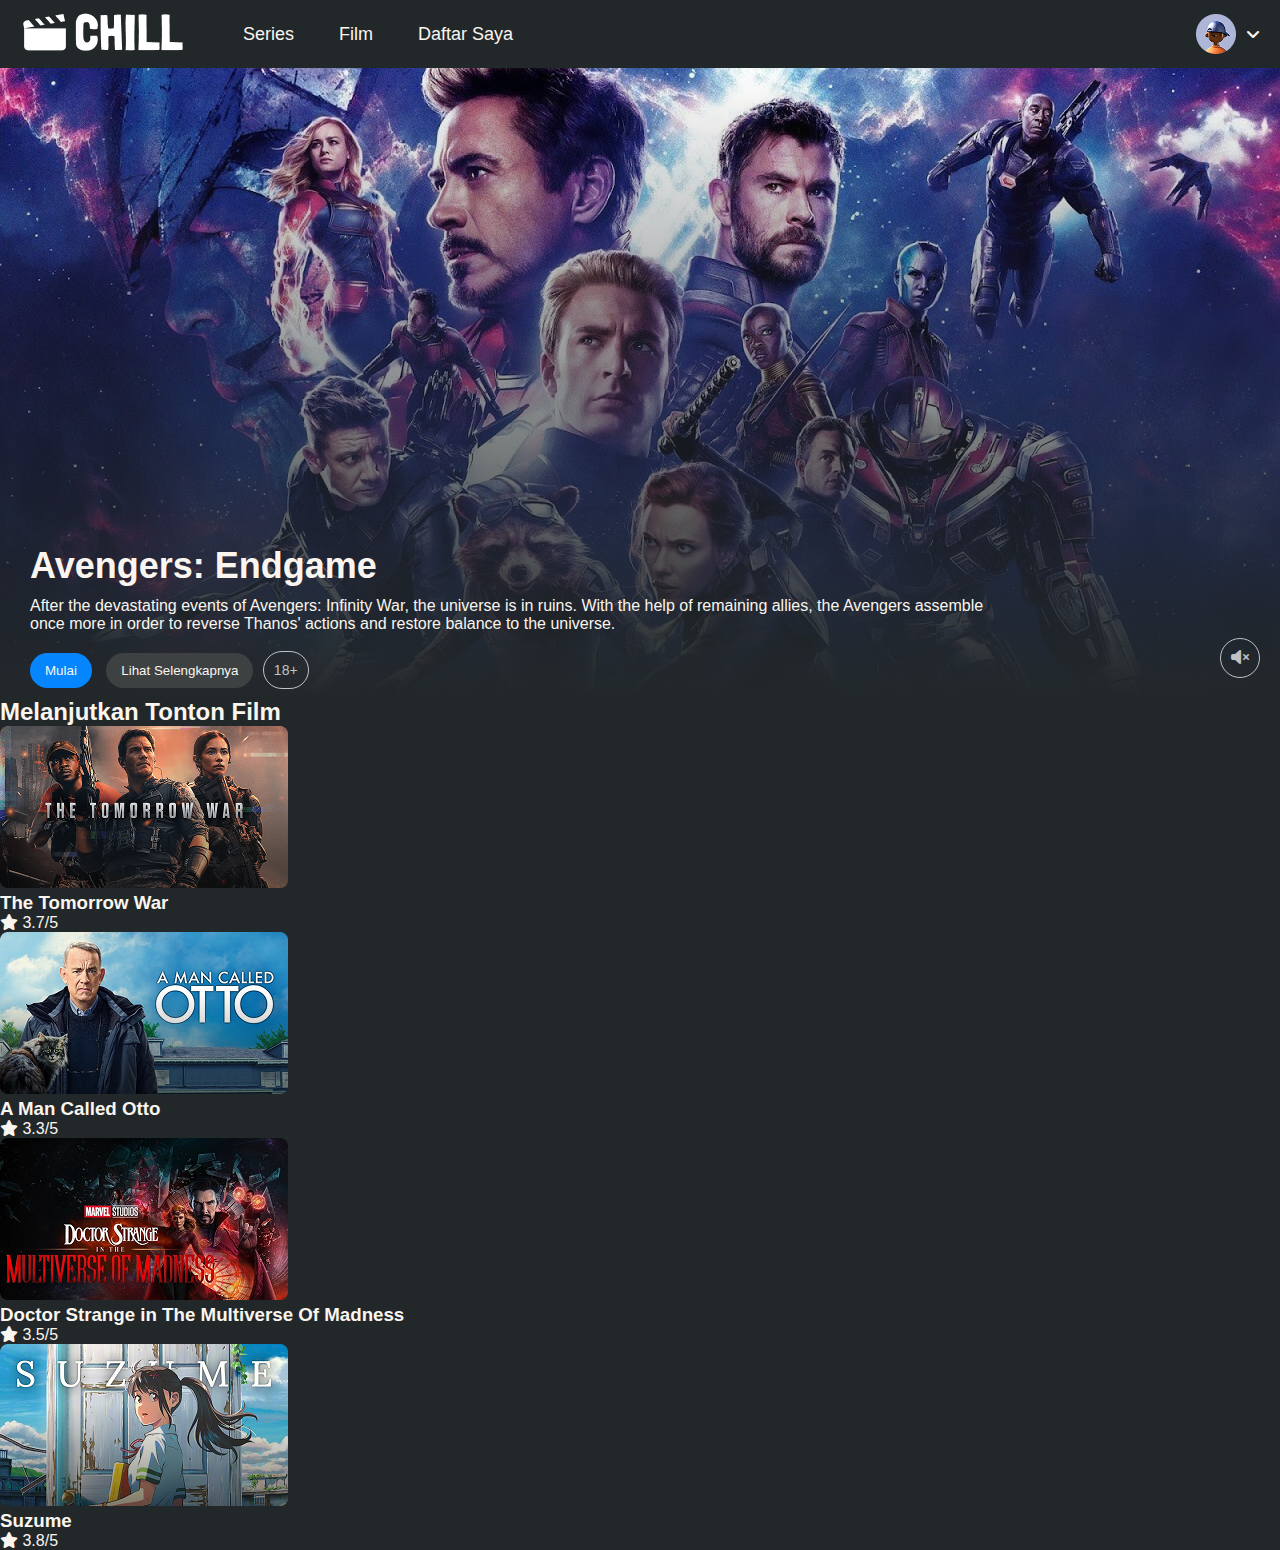
<file: index.html>
<!DOCTYPE html>
<html lang="en">
<head>
    <meta charset="UTF-8">
    <meta name="viewport" content="width=device-width, initial-scale=1.0">
    <link rel="stylesheet" href="/Styles/index.css">
    <link rel="stylesheet" href="https://cdnjs.cloudflare.com/ajax/libs/font-awesome/6.4.0/css/all.min.css">
    <title>Beranda Chill</title>
</head>
<body>
    <header>
        <div class="header-logo">
            <a href="index.html" class="logo"><img src="Resources/chillLogo.png" alt="Logo Chill"></a>
            <a href="index.html" class="logo-mobile"><img src="Resources/chillLogoMobile.png" alt="Logo Chill Mobile"></a>
        </div>
        <div class="header-container">
            <div class="header-nav">
                <a href="#series">Series</a>
                <a href="#film">Film</a>
                <a href="#daftar-saya">Daftar Saya</a>
            </div>
        </div>
        <div class="header-profile">
            <a href="" class="profile-dropdown">
                <img src="/Resources/profileIcon.png" alt="Profile Icon">
                <i class="fas fa-angle-down"></i>
            </a>
        </div>
    </header>
    <main>
        <div class="hero-section">
            <img src="Resources/heroImage.jpg" alt="Hero Background" class="hero-image">
            <div class="hero-content">
                <h1 class="hero-title">Avengers: Endgame</h1>
                <p class="hero-description">After the devastating events of Avengers: Infinity War, the universe is in ruins. With the help of remaining allies, the Avengers assemble once more in order to reverse Thanos' actions and restore balance to the universe.</p>
            </div>
            <div class="button-container">
                <a href="#" class="button-mulai"><button>Mulai</button></a>
                <a href="#" class="button-selengkapnya"><button>Lihat Selengkapnya</button></a>
                <span class="age-rating">18+</span>
            </div>
            <span class="button-mute"><i class="fas fa-volume-mute" style="color: #C1C2C4;"></i></span>
        </div>
        <div class="main-content">
            <h2 class="lanjut-nonton">Melanjutkan Tonton Film</h2>
            <div class="film-row">
                <div class="film-card">
                    <img src="/Resources/Film Poster/poster1.png" alt="Film Poster">
                    <div class="film-info">
                        <h3 class="film-title">The Tomorrow War</h3>
                        <p class="rating"><span class="fa fa-star checked"></span> 3.7/5</p>
                    </div>
                </div>
                <div class="film-card">
                    <img src="/Resources/Film Poster/poster2.png" alt="Film Poster">
                    <div class="film-info">
                        <h3 class="film-title">A Man Called Otto</h3>
                        <p class="rating"><span class="fa fa-star checked"></span> 3.3/5</p>
                    </div>
                </div>
                <div class="film-card">
                    <img src="/Resources/Film Poster/poster3.png" alt="Film Poster">
                    <div class="film-info">
                        <h3 class="film-title">Doctor Strange in The Multiverse Of Madness</h3>
                        <p class="rating"><span class="fa fa-star checked"></span> 3.5/5</p>
                    </div>
                </div>
                <div class="film-card">
                    <img src="/Resources/Film Poster/poster4.png" alt="Film Poster">
                    <div class="film-info">
                        <h3 class="film-title">Suzume</h3>
                        <p class="rating"><span class="fa fa-star checked"></span> 3.8/5</p>
                    </div>
                </div>
            </div>
        </div>
    </main>
</body>
</html>
</file>
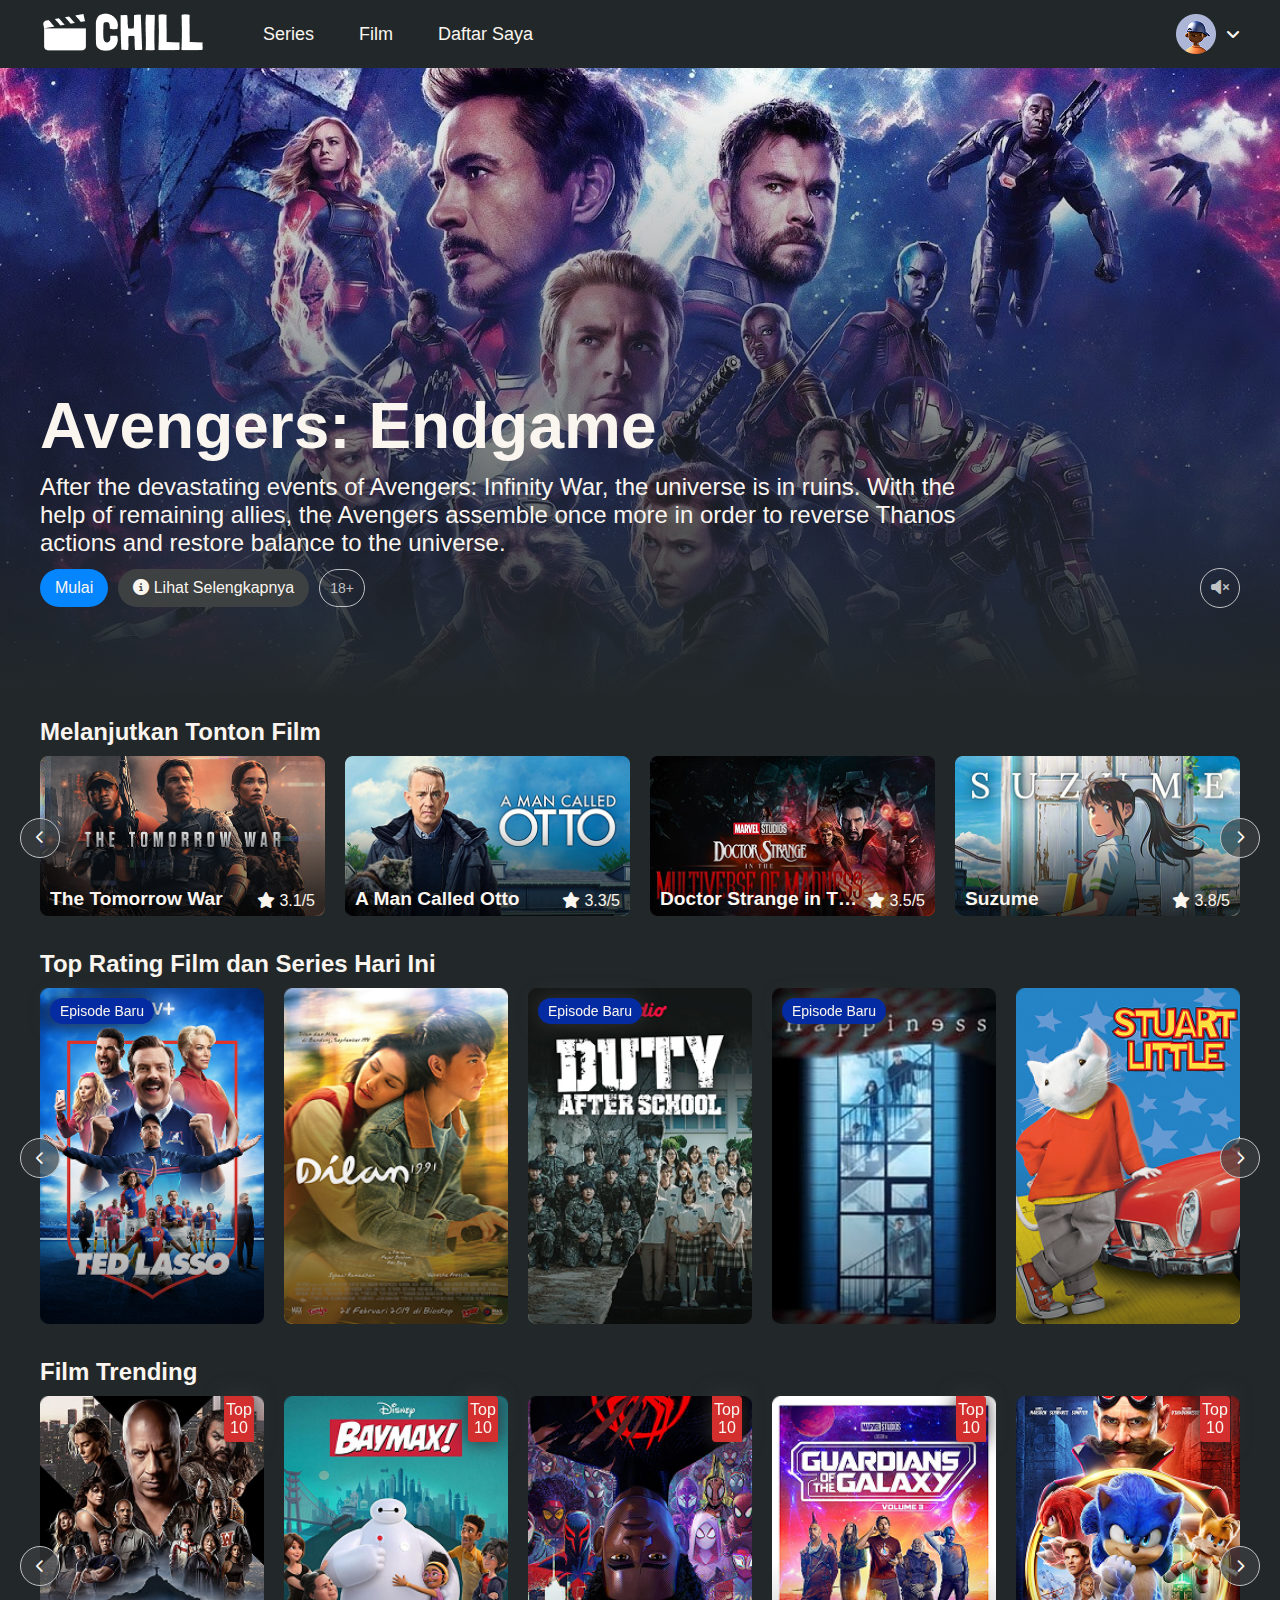
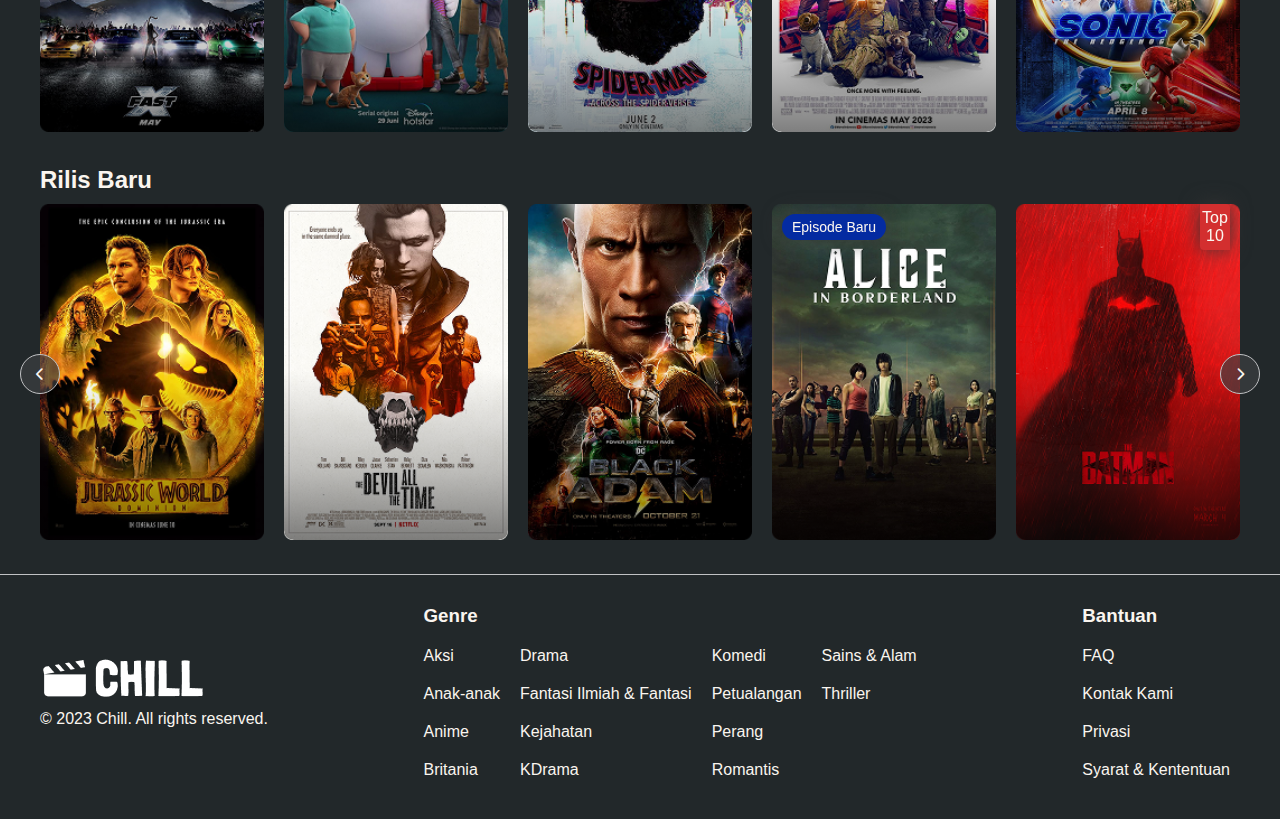
<file: Beranda.html>
<!DOCTYPE html>
<html lang="en">
<head>
    <meta charset="UTF-8">
    <meta name="viewport" content="width=device-width, initial-scale=1.0">
    <link rel="stylesheet" href="/Styles/Beranda.css">
    <link rel="stylesheet" href="https://cdnjs.cloudflare.com/ajax/libs/font-awesome/6.4.0/css/all.min.css">
    <title>Beranda Chill</title>
</head>
<body>
    <header>
        <div class="header-logo">
            <a href="index.html" class="logo"><img src="Resources/chillLogo.png" alt="Logo Chill"></a>
            <a href="index.html" class="logo-mobile"><img src="Resources/chillLogoMobile.png" alt="Logo Chill Mobile"></a>
        </div>
        <div class="header-container">
            <div class="header-nav">
                <a href="#series">Series</a>
                <a href="#film">Film</a>
                <a href="#daftar-saya">Daftar Saya</a>
            </div>
        </div>
        <div class="header-profile">
            <div class="dropdown">
                <span class="profile-dropdown">
                    <img src="/Resources/profileIcon.png" alt="Profile Icon">
                    <i class="fas fa-angle-down"></i>
                </span>
                <div class="dropdown-content">
                    <div class="content-item">
                        <a href="#Profil"><span><i class="fa-solid fa-user"></i>Profil Saya</span></a>
                    </div>
                    <div class="content-item">
                        <a href="#Premium"><span><i class="fa fa-star checked"></i>Ubah Premium</span></a>
                    </div>
                    <div class="content-item">
                        <a href="/Login.html"><span><i class="fa-solid fa-right-from-bracket"></i>Keluar</span></a>
                    </div>
                  </div>
                </div>
            </div>
        </div>
    </header>
    <main>
        <div class="hero-section">
            <img src="Resources/heroImage.jpg" alt="Hero Background" class="hero-image">
            <div class="hero-content">
                <h1 class="hero-title">Avengers: Endgame</h1>
                <p class="hero-description">After the devastating events of Avengers: Infinity War, the universe is in ruins. With the help of remaining allies, the Avengers assemble once more in order to reverse Thanos actions and restore balance to the universe.</p>
            </div>
            <div class="button-container">
                <a href="#" class="button-mulai"><button>Mulai</button></a>
                <a href="#" class="button-selengkapnya"><button><i class="fa-solid fa-circle-info"></i> Lihat Selengkapnya</button></a>
                <span class="age-rating">18+</span>
                <span class="button-mute"><i class="fas fa-volume-mute" style="color: #C1C2C4;"></i></span>
            </div>
        </div>
        <div class="main-section">
            <div class="lanjut-nonton">
                <h2 class="lanjut-title">Melanjutkan Tonton Film</h2>
                <div class="film-row">
                    <button class="prev-button"><i class="fa-solid fa-chevron-left"></i></button>
                    <div class="film-card">
                        <img src="/Resources/Film Poster/poster1.png" alt="Film Poster">
                        <div class="film-info">
                            <h3 class="film-title">The Tomorrow War</h3>
                            <p class="rating"><span class="fa fa-star checked"></span> 3.1/5</p>
                        </div>
                    </div>
                    <div class="film-card">
                        <img src="/Resources/Film Poster/poster2.png" alt="Film Poster">
                        <div class="film-info">
                            <h3 class="film-title">A Man Called Otto</h3>
                            <p class="rating"><span class="fa fa-star checked"></span> 3.3/5</p>
                        </div>
                    </div>
                    <div class="film-card">
                        <img src="/Resources/Film Poster/poster3.png" alt="Film Poster">
                        <div class="film-info">
                            <h3 class="film-title">Doctor Strange in The Multiverse Of Madness</h3>
                            <p class="rating"><span class="fa fa-star checked"></span> 3.5/5</p>
                        </div>
                    </div>
                    <div class="film-card">
                        <img src="/Resources/Film Poster/poster4.png" alt="Film Poster">
                        <div class="film-info">
                            <h3 class="film-title">Suzume</h3>
                            <p class="rating"><span class="fa fa-star checked"></span> 3.8/5</p>
                        </div>
                    </div>
                    <button class="next-button"><i class="fa-solid fa-chevron-right"></i></button>
                </div>
            </div>
            <div class="film-terbaru">
                <h2>Top Rating Film dan Series Hari Ini</h2>
                <div class="film-row">
                    <button class="prev-button"><i class="fa-solid fa-chevron-left"></i></button>
                    <div class="film-card">
                        <img src="/Resources/Film Poster/poster5.png" alt="Film Poster">
                        <div class="film-info">
                            <span class="episode-baru">Episode Baru</span>
                        </div>
                    </div>
                    <div class="film-card">
                        <img src="/Resources/Film Poster/poster6.png" alt="Film Poster">
                        <div class="film-info">
                        </div>
                    </div>
                    <div class="film-card">
                        <img src="/Resources/Film Poster/poster7.png" alt="Film Poster">
                        <div class="film-info">
                            <span class="episode-baru">Episode Baru</span>
                        </div>
                    </div>
                    <div class="film-card">
                        <img src="/Resources/Film Poster/poster8.png" alt="Film Poster">
                        <div class="film-info">
                            <span class="episode-baru">Episode Baru</span>
                        </div>
                    </div>
                    <div class="film-card">
                        <img src="/Resources/Film Poster/poster9.png" alt="Film Poster">
                        <div class="film-info">
                        </div>
                    </div>
                    <button class="next-button"><i class="fa-solid fa-chevron-right"></i></button>
                </div>
            </div>
            <div class="film-trending">
                <h2>Film Trending</h2>
                <div class="film-row">
                    <button class="prev-button"><i class="fa-solid fa-chevron-left"></i></button>
                    <div class="film-card">
                        <img src="/Resources/Film Poster/poster10.png" alt="Film Poster">
                        <div class="film-info">
                            <span class="top-10">Top 10</span>
                        </div>
                    </div>
                    <div class="film-card">
                        <img src="/Resources/Film Poster/poster11.png" alt="Film Poster">
                        <div class="film-info">
                            <span class="top-10">Top 10</span>
                        </div>
                    </div>
                    <div class="film-card">
                        <img src="/Resources/Film Poster/poster12.png" alt="Film Poster">
                        <div class="film-info">
                            <span class="top-10">Top 10</span>
                        </div>
                    </div>
                    <div class="film-card">
                        <img src="/Resources/Film Poster/poster13.png" alt="Film Poster">
                        <div class="film-info">
                            <span class="top-10">Top 10</span>
                        </div>
                    </div>
                    <div class="film-card">
                        <img src="/Resources/Film Poster/poster14.png" alt="Film Poster">
                        <div class="film-info">
                            <span class="top-10">Top 10</span>
                        </div>
                    </div>
                    <button class="next-button"><i class="fa-solid fa-chevron-right"></i></button>
                </div>
            </div>
            <div class="rilis-baru">
                <h2>Rilis Baru</h2>
                <div class="film-row">
                    <button class="prev-button"><i class="fa-solid fa-chevron-left"></i></button>
                    <div class="film-card">
                        <img src="/Resources/Film Poster/poster15.png" alt="Film Poster">
                        <div class="film-info">
                        </div>
                    </div>
                    <div class="film-card">
                        <img src="/Resources/Film Poster/poster16.png" alt="Film Poster">
                        <div class="film-info">
                        </div>
                    </div>
                    <div class="film-card">
                        <img src="/Resources/Film Poster/poster17.png" alt="Film Poster">
                        <div class="film-info">
                        </div>
                    </div>
                    <div class="film-card">
                        <img src="/Resources/Film Poster/poster18.png" alt="Film Poster">
                        <div class="film-info">
                            <span class="episode-baru">Episode Baru</span>
                        </div>
                    </div>
                    <div class="film-card">
                        <img src="/Resources/Film Poster/poster19.png" alt="Film Poster">
                        <div class="film-info">
                            <span class="top-10">Top 10</span>
                        </div>
                    </div>
                    <button class="next-button"><i class="fa-solid fa-chevron-right"></i></button>
                </div>
            </div>
        </div> 
    </main>
    <footer>
        <div class="footer-container">
            <div class="footer-logo">
                <img src="/Resources/chillLogo.png" alt="Logo Chill">
                <p>&copy; 2023 Chill. All rights reserved.</p>
            </div>
            <div class="movies-categories">
                <h3>Genre</h3>
                <ul class="categories-content">
                    <li><a href="#Aksi">Aksi</a></li>
                    <li><a href="#Anak-anak">Anak-anak</a></li>
                    <li><a href="#Anime">Anime</a></li>
                    <li><a href="#Britania">Britania</a></li>
                    <li><a href="#Drama">Drama</a></li>  
                    <li><a href="#Fantasi">Fantasi Ilmiah & Fantasi</a></li>
                    <li><a href="#Kejahatan">Kejahatan</a></li>
                    <li><a href="#Kdrama">KDrama</a></li>
                    <li><a href="#Komedi">Komedi</a></li>
                    <li><a href="#Petualangan">Petualangan</a></li>
                    <li><a href="#Perang">Perang</a></li>
                    <li><a href="#Romantis">Romantis</a></li>
                    <li><a href="#SainsNAlam">Sains & Alam</a></li>
                    <li><a href="#Thriller">Thriller</a></li>
                </ul>
                <button class="genre-button"><i class="fa-solid fa-chevron-right"></i></button>
            </div>
            <div class="bantuan">
                <h3>Bantuan</h3>
                <ul class="bantuan-content">
                    <li><a href="#FAQ"></a>FAQ</li>
                    <li><a href="#Kontak-Kami"></a>Kontak Kami</li>
                    <li><a href="#Privasi"></a>Privasi</li>
                    <li><a href="#SNK"></a>Syarat & Kententuan</li>
                </ul>
                <button class="bantuan-button"><i class="fa-solid fa-chevron-right"></i></button>
            </div>
        </div>
    </footer>
</body>
</html>
</file>
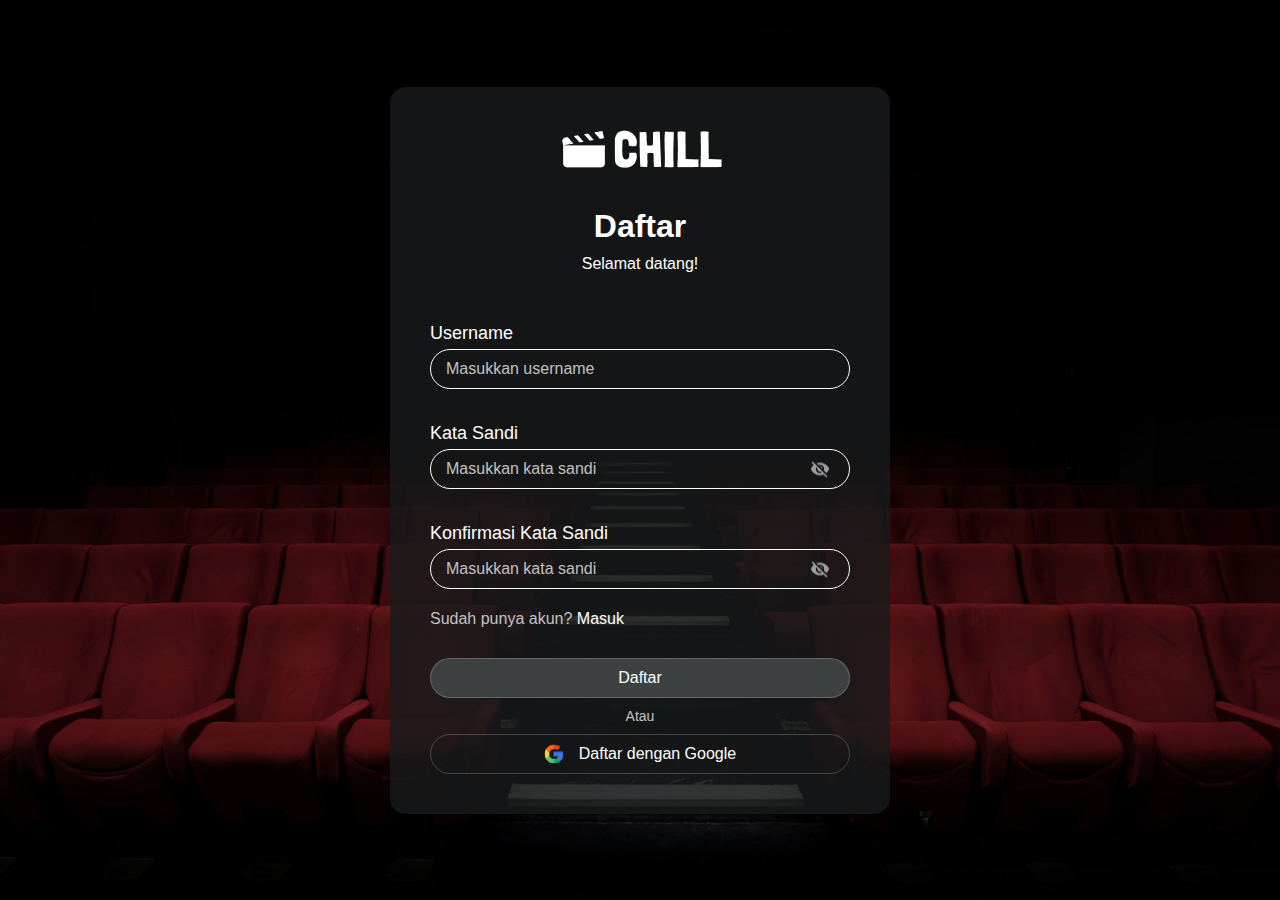
<file: Daftar.html>
<!DOCTYPE html>
<html lang="en">
<head>
    <meta charset="UTF-8">
    <meta name="viewport" content="width=device-width, initial-scale=1.0">
    <link rel="stylesheet" href="/Styles/Daftar.css">
    <title>Login Menu</title>
</head>
<body>
    <div class="wrapper">
        <form action="">
            <a href="Beranda.html">
                <img class="logo" src="Resources/chillLogo.png" alt="Chill Logo">
            </a>
            <div class="daftar">
                <h1>Daftar</h1>
                <p>Selamat datang!</p>
            </div>
            <div class="input-box">                
                <p>Username</p>
                <input type="text" name="username" placeholder="Masukkan username" required>
            </div>
            <div class="input-box">
                <p>Kata Sandi</p>
                <input type="password" name="password" placeholder="Masukkan kata sandi" required>
                <img src="Resources/eyeOff.png" alt="Hide Pass" class="hide-password">
            </div>
            <div class="input-box">
                <p>Konfirmasi Kata Sandi</p>
                <input type="password" name="password" placeholder="Masukkan kata sandi" required>
                <img src="Resources/eyeOff.png" alt="Hide Pass" class="hide-password">
            </div>

            <div class="sudah-daftar">
                <p class="daftar">Sudah punya akun? <a href="Login.html">Masuk</a></p>
            </div>

            <div class="tombol-daftar">
                <button type="submit" class="btn">Daftar</button>
                <p>Atau</p>
                <button type="submit" class="btn-google"><img src="Resources/googleIcon.png" alt="Google Icon" class="google-icon"> Daftar dengan Google</button>
            </div>
        </form>
    </div>
</body>
</html>
</file>
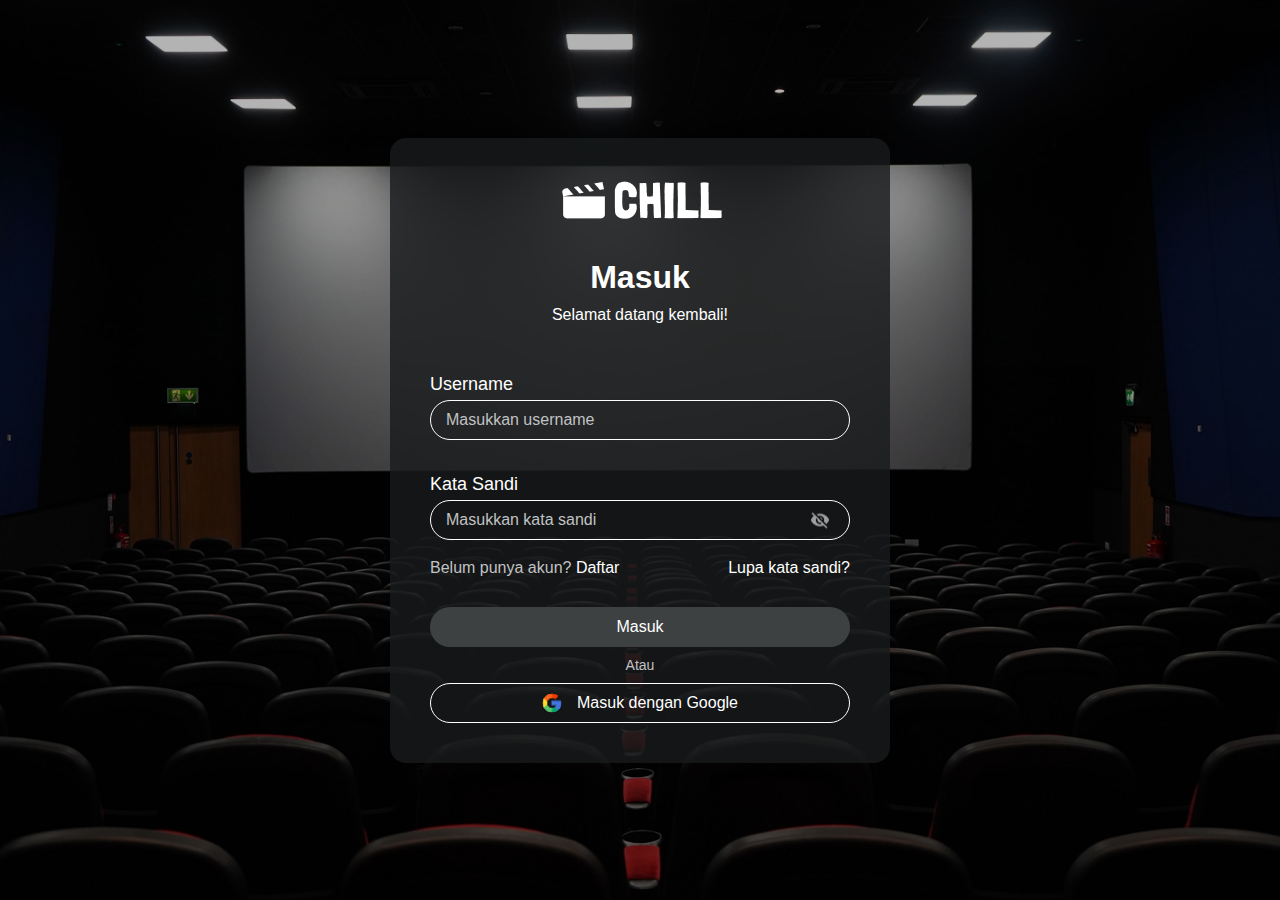
<file: Login.html>
<!DOCTYPE html>
<html lang="en">
<head>
    <meta charset="UTF-8">
    <meta name="viewport" content="width=device-width, initial-scale=1.0">
    <link rel="stylesheet" href="Styles/Login.css">
    <title>Login Menu</title>
</head>
<body>
    <div class="wrapper">
        <form action="">
            <a href="Beranda.html">
                <img class="logo" src="Resources/chillLogo.png" alt="Chill Logo">
            </a>
            <div class="masuk">
                <h1>Masuk</h1>
                <p>Selamat datang kembali!</p>
            </div>
            <div class="input-box">                
                <p>Username</p>
                <input type="text" name="username" placeholder="Masukkan username" required>
            </div>
            <div class="input-box">
                <p>Kata Sandi</p>
                <input type="password" name="password" placeholder="Masukkan kata sandi" required> 
                <img src="Resources/eyeOff.png" alt="Hide Pass" class="hide-password">
            </div>

            <div class="daftar-lupa">
                <p class="daftar">Belum punya akun? <a href="Daftar.html">Daftar</a></p>
                <a href="">Lupa kata sandi?</a>
            </div>

            <div class="tombol-masuk">
                <button type="submit" class="btn">Masuk</button>
                <p>Atau</p>
                <button type="submit" class="btn-google"><img src="Resources/googleIcon.png" alt="Google Icon" class="google-icon"> Masuk dengan Google</button>
            </div>
        </form>
    </div>
</body>
</html>
</file>
<file: Styles/index.css>
* {
    font-family: 'Lato', sans-serif;
    color: #FAF5EF;
    margin: 0;
    padding: 0;
}

body {
    background-size: cover;
    background-position: center;
    background-color: #22282A;
}

/* Header */
header {
    display: flex;
    justify-content: flex-start;
    align-items: center;
    overflow: hidden;
    background: #22282A;
    padding: 10px 20px;
}

header a {
    text-decoration: none;
}

.header-container {
    font-size: 18px;
    margin-left: 0;
}

.header-container a {
    margin: 0 20px;
}

.header-container a:hover {
    color: #C1C2C4;
}

.header-logo {
    margin-right: 40px;
}

.logo-mobile {
    display: none;
}

.header-profile {
    display: flex;
    align-items: center;
    margin-left: auto;
    margin-right: 0;
}

.profile-dropdown {
    display: flex;
    align-items: center;
    gap: 10px;
}
/* Header */

/*Body*/
/*Hero Section*/
.hero-section {
    position: relative;
    height: 70vh;
    overflow: hidden;
    display: flex;
    justify-content: center;
}

.hero-section::before {
    content: '';
    position: absolute;
    top: 0;
    left: 0;
    width: 100%;
    height: 100%;
    background: linear-gradient(to top, #22282A, transparent); /* Gradient from bottom to transparent */
}

.hero-image {
    width: 100%;
    height: auto;
    object-fit: cover;
    object-position: center;
}

.hero-content {
    position: absolute;
    bottom: 30px;
    left: 10px;
    max-width: 75%;
    padding: 20px;
    margin: 15px 0;
}

.hero-title {
    font-size: 36px;
    font-weight: bold;
    margin-bottom: 10px;
}

.button-container {
    position: absolute;
    bottom: 10px;
    left: 30px;
}

.button-container button {
    padding: 10px 15px;
    border-radius: 24px;
    margin: 0 5px;
    border: none;
    outline: none;
    cursor: pointer;
}

.button-mulai button{
    background: #0586FF;
    margin-left: 0;
}

.button-selengkapnya button{
    background: #3D4142;
}

.age-rating {
    border-radius: 20px;
    border: 1px solid #C1C2C4;
    padding: 10px 10px;
    font-size: 14px;
    color: #C1C2C4;

}

.button-mute {
    border-radius: 50%;
    border: 1px solid #C1C2C4;
    padding: 10px;
    cursor: pointer;
    position: absolute;
    bottom: 20px;
    right: 20px;
}
/*Hero Section*/

/*Main Content*/


/*Body*/



@media screen and (max-width: 768px) {
    /*Header*/
    header {
        padding: 0 20px;
    }

    .header-container {
        margin-left: 0;
        font-size: 14px;
    }
    .header-container a {
        margin: 0 10px;
    }

    .header-logo {
        margin-right: 20px;
    }

    .logo {
        display: none;
    }

    .logo-mobile {
        display: flex;
        justify-content: center;
        align-items: center;
        width: 30px;
        height: auto;
    }

    .logo-mobile img {
        width: 100%;
        height: auto;
    }
    /*Header*/

    /*Body*/
    /*Hero Section*/
    .hero-content {
        position: absolute;
        bottom: 60px;
        left: 10px;
        max-width: 75%;
        padding: 20px;
        margin: 10px 0;
        font-size: 14px;
        overflow: hidden;
        text-overflow: ellipsis;
    }
    
    .hero-title {
        font-size: 30px;
        font-weight: bold;
        margin-bottom: 10px;
        overflow: hidden;
        text-wrap: nowrap;
        text-overflow: ellipsis;
    }

    .button-container {
        position: absolute;
        bottom: 40px;
        left: 30px;
    }

    .button-mute {
        bottom: 40px;
        right: 20px;
    }
    /*Hero Section*/
    /*body*/
    
}
</file>
<file: Styles/Beranda.css>
* {
    font-family: 'Lato', sans-serif;
    box-sizing: border-box;
    color: #FAF5EF;
    margin: 0;
    padding: 0;
}

body {
    background-size: cover;
    background-position: center;
    background-color: #22282A;
}

/* Header */
header {
    display: flex;
    justify-content: flex-start;
    align-items: center;
    background: #22282A;
    padding: 10px 40px;
}

header a {
    text-decoration: none;
}

.header-container {
    font-size: 18px;
    margin-left: 0;
}

.header-container a {
    margin: 0 20px;
}

.header-container a:hover {
    color: #C1C2C4;
}

.header-logo {
    margin-right: 40px;
}

.logo-mobile {
    display: none;
}

.header-profile {
    display: flex;
    align-items: center;
    margin-left: auto;
    margin-right: 0;
}

.profile-dropdown {
    display: flex;
    align-items: center;
    gap: 10px;
}

.dropdown {
    position: relative;
    display: inline-block;
  }
  
.dropdown-content {
    display: none;
    position: absolute;
    left: -90px;
    top: 40px;
    border-radius: 10px;
    background-color: #22282A;
    min-width: 180px;
    box-shadow: 0px 8px 16px 0px rgba(0, 0, 0, 0.2);
    padding: 12px 16px;
    z-index: 1;
}

.dropdown-content a {
    color: #FAF5EF;
    text-decoration: none;
    display: flex;
    align-items: center;
    padding: 8px 0;
}

.content-item i {
    margin-right: 10px;
}

.content-item:hover i,
.content-item:hover span {
    color: #0367DB;
}

.dropdown:hover .dropdown-content {
    display: block;
}

/* Header */

/* Body */
/* Hero Section */
.hero-section {
    position: relative;
    height: 70vh;
    overflow: hidden;
    display: flex;
    justify-content: center;
}

.hero-section::before {
    content: '';
    position: absolute;
    top: 0;
    left: 0;
    width: 100%;
    height: 100%;
    background: linear-gradient(to top, #22282A, transparent); /* Gradient from bottom to transparent */
}

.hero-image {
    width: 100%;
    height: auto;
    object-fit: cover;
    object-position: center;
}

.hero-content {
    position: absolute;
    bottom: 20%;
    max-width: 80%;
    left: 0px;
    padding: 0 40px;
    margin: 15px 0;
}

.hero-title {
    font-size: 5vw;
    font-weight: bold;
    margin-bottom: 10px;
}

.hero-description {
    font-size: 1.5em;
    display: -webkit-box;
    -webkit-box-orient: vertical;
    -webkit-line-clamp: 3; 
    overflow: hidden;
    text-overflow: ellipsis;
}

.button-container {
    position: absolute;
    bottom: 90px;
    width: 100%;
    padding: 0 40px;
    display: flex;
    align-items: center;
    justify-content: space-between;
    gap: 10px;
}

.button-container button {
    padding: 10px 15px;
    border-radius: 24px;
    border: none;
    outline: none;
    cursor: pointer;
    font-size: 16px;
}

.button-mulai button{
    background: #0586FF;
    margin-left: 0;
}

.button-mulai button:hover{
    background: #0367DB;
}

.button-selengkapnya button{
    background: #3D4142;
}

.button-selengkapnya button:hover{
    background: #36393a;
}

.age-rating {
    border-radius: 20px;
    border: 1px solid #C1C2C4;
    padding: 10px 10px;
    font-size: 14px;
    color: #C1C2C4;

}

.button-mute {
    border-radius: 50%;
    border: 1px solid #C1C2C4;
    padding: 10px;
    cursor: pointer;
    margin-left: auto;
}

.button-mute:hover {
    background: #3D4142;
}
/* Hero Section */

/* Main Content */
.main-section {
    padding: 0 40px;
}

.main-section > div {
    margin: 20px 0;
}


.film-row {
    display: flex;
    flex-wrap: wrap;
    justify-content: space-between;
    gap: 20px;
    position: relative;
    align-items: center;
}

.film-card {
    flex: 1 1 calc(20% - 20px);
    max-width: 100%;
    cursor: pointer;
    margin: 10px 0;
    position: relative;
}

.film-card::after {
    content: "";
    position: absolute;
    bottom: 4px;
    width: 100%;
    height: 50%;
    background: linear-gradient(to top, 
        rgba(0, 0, 0, 0.5) 0%, 
        rgba(0, 0, 0, 0.25) 40%, 
        rgba(0, 0, 0, 0) 100%);
    border-radius: 10px;
}

.film-card:hover {
    transform: scale(1.03);
    transition: transform 0.3s ease;
}

.film-card img {
    width: 100%;
    height: auto;
}


.film-info h3, .film-info p {
    font-size: 1em;
    position: absolute;
    align-items: center;
    text-wrap: balance;
    z-index: 1;
}

.film-info h3 {
    bottom: 10px;
    left: 10px;
    max-width: 70%;
    text-wrap: nowrap;
    overflow: hidden;
    text-overflow: ellipsis;
    font-size: 1.2rem;
}

.film-info p {
    bottom: 10px;
    right: 10px;
}

.episode-baru {
    background: #042ba1;
    padding: 5px 10px;
    border-radius: 20px;
    position: absolute;
    top: 10px;
    left: 10px;
    font-size: 14px;
    filter: drop-shadow(0 0 10px rgb(51, 51, 51));
}

.top-10 {
    background: #d32f2f;
    padding: 5px 0;
    border-radius: 0 4px;
    text-align: center;
    width: 30px;
    word-wrap: break-word;
    position: absolute;
    top: 0;
    right: 10px;
    filter: drop-shadow(0 0 10px rgb(51, 51, 51));
}

.prev-button,
.next-button {
    display: flex;
    justify-content: center;
    align-items: center;
    position: absolute;
    top: 50%;
    transform: translateY(-50%);
    background-color: #3d4142aa;
    border: 1px solid #C1C2C4;
    border-radius: 50%;
    width: 40px;
    height: 40px;
    cursor: pointer;
    z-index: 1;
}

.prev-button:hover,
.next-button:hover {
    background-color: #3d4142;
}

.prev-button {
    left: -20px; 
}

.next-button {
    right: -20px;
}
/* Main Content */
/* Body */


/* Footer */
footer {
    background: #22282A;
    padding: 20px 40px;
    border-top: 1px solid #C1C2C4;
}

.footer-container {
    display: flex;
    justify-content: space-between;
    align-items: center;
}

.footer-container {
    padding: 10px 0;
}

.footer-logo {
    display: flex;
    flex-direction: column;
    align-self: center;
}

.footer-logo img {
    align-self: start;
}

.footer-logo p {
    margin: 10px 0;
    font-size: 16px;
}

.footer-container h3 {
    margin-bottom: 10px;
    margin-left: 10px;
}

.footer-container ul {
    list-style: none;
    display: grid; 
}

.footer-container ul li a {
    text-decoration: none;
}

.footer-container ul li {
    margin: 10px 10px;
}

.movies-categories ul{
    grid-template-rows: repeat(4, 1fr);
    grid-auto-flow: column;
}

.footer-container button {
    display: none;
}
/* Footer */
    



@media screen and (max-width: 768px) {
    /* Header */
    header {
        padding: 0 20px;
    }

    .header-container {
        margin-left: 0;
        font-size: 14px;
    }
    .header-container a {
        margin: 0 10px;
    }

    .header-logo {
        margin-right: 20px;
    }

    .logo {
        display: none;
    }

    .logo-mobile {
        display: flex;
        justify-content: center;
        align-items: center;
        width: 30px;
        height: auto;
    }

    .logo-mobile img {
        width: 100%;
        height: auto;
    }

    .header-profile img {
        width: 30px;
        height: auto;
    }
    /*Header */

    /* Body */
    /* Hero Section */
    .hero-section {
        height: 30vh;
    }

    .hero-content {
        position: absolute;
        bottom: 60px;
        max-width: 90%;
        padding: 0 20px;
        margin: 0;
    }
    
    .hero-title {
        font-weight: bold;
        margin-bottom: 10px;
        overflow: hidden;
        text-wrap: nowrap;
        text-overflow: ellipsis;
    }

    .hero-description {
        display: -webkit-box;
        -webkit-box-orient: vertical;
        -webkit-line-clamp: 2;
        font-size: 16px;
        overflow: hidden;
        text-overflow: ellipsis;
    }

    .button-container {
        position: absolute;
        bottom: 20px;
        gap: 5px;
        padding: 0 20px;
    }

    .button-container button {
        font-size: 12px;
        padding: 5px 10px;
    }

    .age-rating {
        font-size: 12px;
        padding: 5px 5px;
    }

    .button-mute {
        padding: 5px;
        font-size: 12px;
    }
    /* Hero Section */
    /* Main Content */
    .main-section {
        padding: 0 0 0 20px;
    }

    .main-section > div > h2 {
        font-size: 18px;
    }

    .film-info span {
        font-size: 0.6em;
    }
    
    .film-row {
        flex-wrap: nowrap;
        overflow-x: auto;
    }

    .film-row::-webkit-scrollbar {
        display: none;
    }
    
    .lanjut-nonton .film-row > div {
        flex: 0 0 auto;
        max-width: 100%;
    }

    .film-row > div {
        flex: 0 0 auto;
        max-width: calc(31% - 20px);
    }

    .episode-baru {
        font-size: 12px;
        padding: 2.5px 5px;
        left: 5px;
    }

    .top-10 {
        font-size: 12px;
        padding: 5px 0;
        width: 20px;
        right: 5px;
    }

    .prev-button,
    .next-button {
        display: none;
    }
    /* Main Content */
    /* Body */

    /* Footer */
    footer {
        background: #22282A;
        padding: 20px 40px;
        border-top: 1px solid #C1C2C4;
    }
    
    .footer-container {
        display: block;
    }

    .footer-logo {
        margin-bottom: 40px;
    }

    .footer-logo img {
        width: 30%;
        height: auto;
        margin-bottom: 10px;
    }
    
    .footer-container h3 {
        margin: 0;
    }
    
    .footer-container ul {
        list-style: none;
        display: none;
    }

    .bantuan, .movies-categories {
        display: flex;
        justify-content: space-between;
        align-items: center;
        margin-top: 20px;
    }
    
    .footer-container button {
        display: block;
        cursor: pointer;
        background: transparent;
        border: none;
        font-size: 16px;
    }

    
    /* Footer */
    
}
</file>
<file: Styles/Daftar.css>
* {
    margin: 0;
    padding: 0;
    box-sizing: border-box;
    font-family: 'Lato', sans-serif;
    font-weight: light;
    font-size: 16px;
}

body {
    display: flex;
    justify-content: center;
    align-items: center;
    height: 100vh;
    background-image: url(/Resources/masukBackground.png);
    background-size: cover;
    background-position: center;
}

.wrapper {
    width: 500px;
    padding: 40px;
    border-radius: 16px;
    background: rgba(24, 26, 28, 0.8);
    color: #ffffff;
}

.wrapper .logo {
    display: block;
    margin: 0 auto;
    width: auto;
    height: auto;
}

.wrapper .daftar {
    text-align: center;
    margin-top: 37px;
}

.wrapper .daftar h1 {
    font-size: 32px;
    margin-bottom: 10px;
}

.wrapper .input-box {
    position: relative;
    width: 100%;
    height: 50px;
    margin-top: 50px;
}

.wrapper .input-box input {
    width: 100%;
    height: 80%;
    padding: 0 15px;
    background: transparent;
    border-radius: 24px;
    border: 1px solid #ffffff;
    color: #ffffff;
}

.wrapper .input-box .hide-password {
    position: absolute;
    right: 20px;
    top: 50%;
    transform: translateY(50%);
}

.wrapper .input-box p {
    font-size: 18px;
    color: #ffffff;
    margin-bottom: 5px;
}

.wrapper .input-box input::placeholder {
    color: #C1C2C4;
}

.wrapper .sudah-daftar {
    display: flex;
    text-align: left;
    color: #C1C2C4;
}

.wrapper .sudah-daftar a {
    text-decoration: none;
    color: #ffffff;
}

.wrapper .sudah-daftar a:hover {
    text-decoration: underline;
}

.wrapper  .btn {
    width: 100%;
    height: 40px;
    background: #3D4142;
    border-radius: 24px;
    border: 1px solid rgba(255, 255, 255, 0.2);
    outline: none;
    margin-top: 30px;
    color: #ffffff;
}

.wrapper .btn-google {
    display: flex;
    align-items: center;
    justify-content: center;
    width: 100%;
    height: 40px;
    background: transparent;
    border-radius: 24px;
    border: 1px solid rgba(255, 255, 255, 0.2);
    outline: none;
    color: #ffffff;
}

.wrapper .btn-google img {
    width: 20px;
    height: 20px;
    margin-right: 15px;
}

.wrapper button:hover {
    cursor: pointer;
}

.wrapper .tombol-daftar p {
    text-align: center;
    font-size: 14px;
    color: #C1C2C4;
    margin: 10px 0;
}

@media (max-width: 768px) {

    body {
        padding: 20px;
    }

    .wrapper {
        width: 100%;
        padding: 20px;
    }

    .wrapper .daftar h1 {
        font-size: 24px;
    }

    .wrapper .input-box input {
        height: 40px;
    }

    .wrapper .btn, .wrapper .btn-google {
        height: 35px;
    }
    .wrapper .sudah-daftar {
        display: flex;
        justify-content: space-between;
    }
}
</file>
<file: Styles/Login.css>
* {
    margin: 0;
    padding: 0;
    box-sizing: border-box;
    font-family: 'Lato', sans-serif;
    font-weight: light;
    font-size: 16px;
}

body {
    display: flex;
    justify-content: center;
    align-items: center;
    height: 100vh;
    background-image: url(/Resources/loginBackground.png);
    background-size: cover;
    background-position: center;
}

.wrapper {
    width: 500px;
    padding: 40px;
    border-radius: 16px;
    background: rgba(24, 26, 28, 0.8);
    color: #ffffff;
}

.wrapper .logo {
    display: block;
    margin: 0 auto;
    width: auto;
    height: auto;
}

.wrapper .masuk {
    text-align: center;
    margin-top: 37px;
}

.wrapper .masuk h1 {
    font-size: 32px;
    margin-bottom: 10px;
}

.wrapper .input-box {
    position: relative;
    width: 100%;
    height: 50px;
    margin-top: 50px;
}

.wrapper .input-box input {
    width: 100%;
    height: 80%;
    padding: 0 15px;
    background: transparent;
    border-radius: 24px;
    border: 1px solid #ffffff;
    color: #ffffff;
}

.wrapper .input-box .hide-password {
    position: absolute;
    right: 20px;
    top: 50%;
    transform: translateY(50%);
}

.wrapper .input-box p {
    font-size: 18px;
    color: #ffffff;
    margin-bottom: 5px;
}

.wrapper .input-box input::placeholder {
    color: #C1C2C4;
}

.wrapper .daftar-lupa {
    display: flex;
    justify-content: space-between;
    margin-top: 35px;
    color: #C1C2C4;
}

.wrapper .daftar-lupa a {
    text-decoration: none;
    color: #ffffff;
}

.wrapper .daftar-lupa a:hover {
    text-decoration: underline;
}

.wrapper  .btn {
    width: 100%;
    height: 40px;
    background: #3D4142;
    border-radius: 24px;
    border: none;
    outline: none;
    margin-top: 30px;
    color: #ffffff;
}

.wrapper .btn-google {
    display: flex;
    align-items: center;
    justify-content: center;
    width: 100%;
    height: 40px;
    background: transparent;
    border-radius: 24px;
    border: 1px solid #ffffff;
    outline: none;
    color: #ffffff;
}

.wrapper .btn-google img {
    width: 20px;
    height: 20px;
    margin-right: 15px;
}

.wrapper button:hover {
    cursor: pointer;
}

.wrapper .tombol-masuk p {
    text-align: center;
    font-size: 14px;
    color: #C1C2C4;
    margin: 10px 0;
}

@media (max-width: 768px) {

    body {
        padding: 20px;
    }

    .wrapper {
        width: 100%;
        padding: 20px;
    }

    .wrapper .masuk h1 {
        font-size: 24px;
    }

    .wrapper .input-box input {
        height: 40px;
    }

    .wrapper .btn, .wrapper .btn-google {
        height: 35px;
    }
    .wrapper .daftar-lupa {
        display: flex;
        justify-content: space-between;
    }
}
</file>
